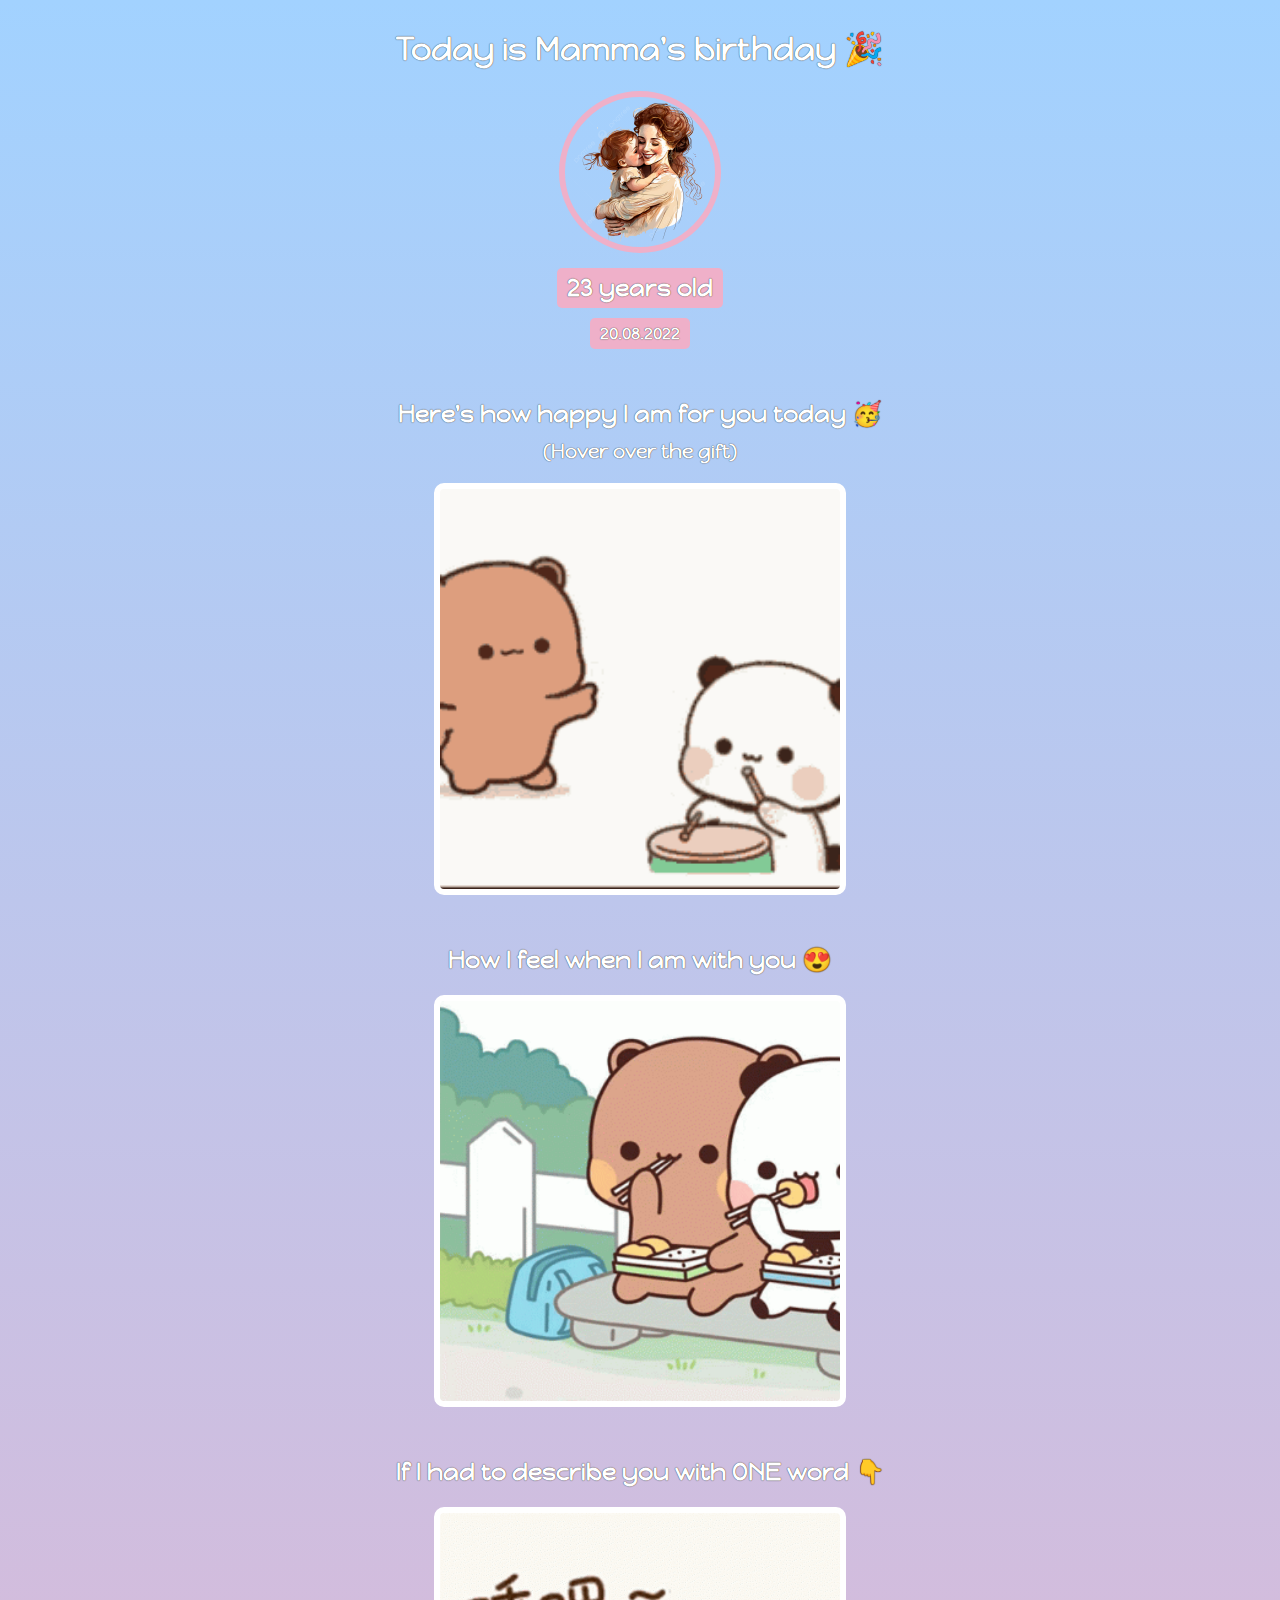
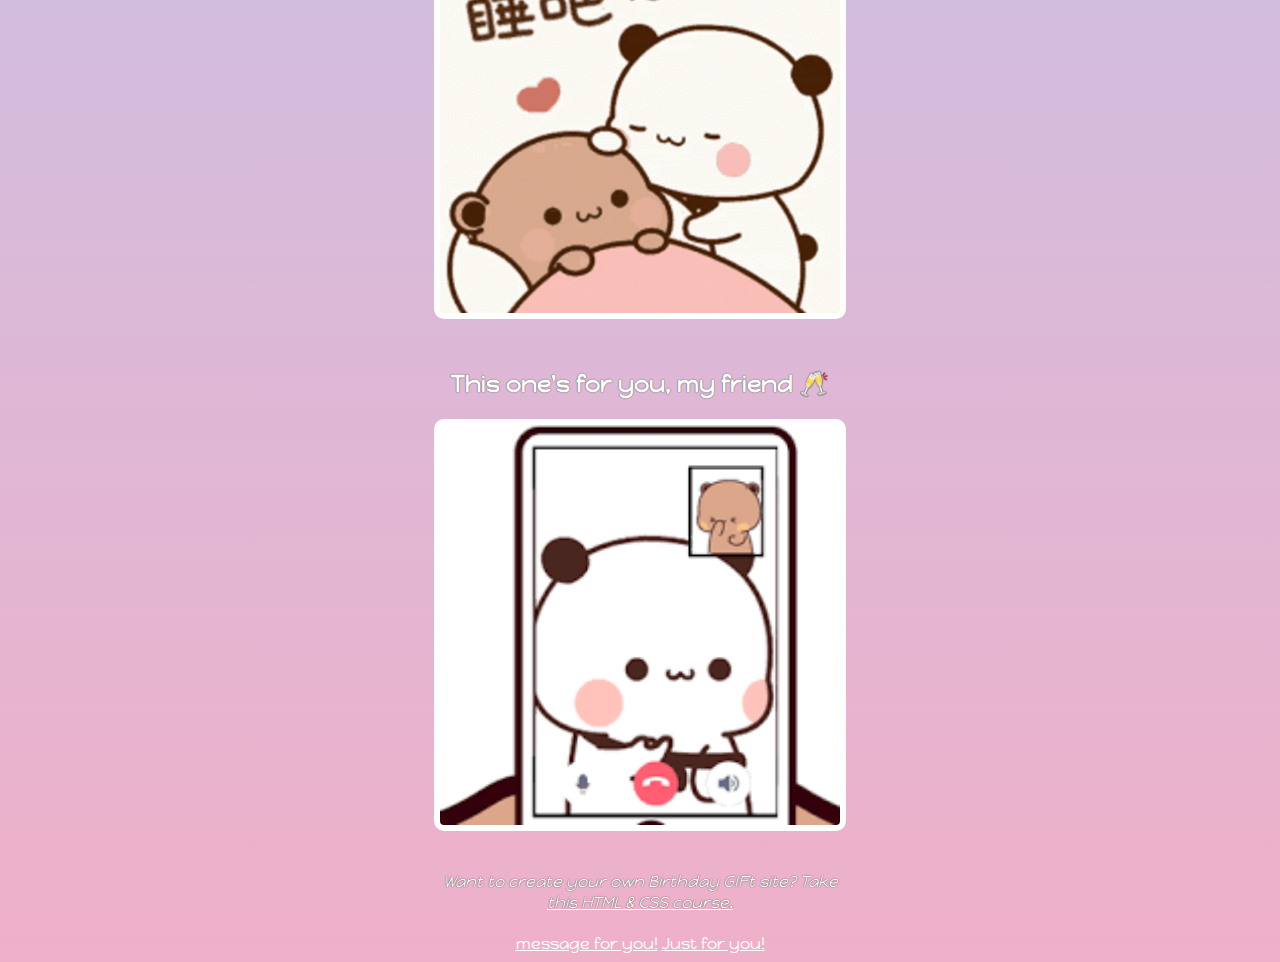
<file: index.html>
<html>
    <head>
        <link rel="preconnect" href="https://fonts.googleapis.com">
        <link rel="preconnect" href="https://fonts.gstatic.com" crossorigin>
        <link href="https://fonts.googleapis.com/css2?family=Happy+Monkey&display=swap" rel="stylesheet">
        <link rel="stylesheet" href="styles.css">
    </head>
    <body>
        <div id="header">
            <h1>Today is Mamma's birthday 🎉</h1>
            <img id="bff-img" src="images/mamma.png">
            <h2 id="bday-age">23 years old</h2>
            <h4 id="bday-date">20.08.2022</h4>
        </div>
        
        <div class="gift-section">
            <h2 class="gift-title">Here's how happy I am for you today 🥳</h2>
            <h3 class="gift-hint">(Hover over the gift)</h3>
            <div  id="gift-img-happy"></div>
        </div>
        
        <div class="gift-section">
            <h2 class="gift-title">How I feel when I am with you 😍</h2>
            <div  id="gift-img-hot"></div>
        </div>
        
        <div class="gift-section">
            <h2 class="gift-title">If I had to describe you with ONE word 👇</h2>
            <div id="gift-img-genius"></div>
        </div>
        
         <div class="gift-section">
            <h2 class="gift-title">This one's for you, my friend 🥂</h2>
            <div id="gift-img-cheers"></div>
        </div>
        
        <p id="footer">Want to create your own Birthday GIFt site? Take <a href="https://scrimba.com/learn/htmlandcss" target="_blank">this HTML & CSS course.</a></p>
        <a href="message.html" target="_blank">message for you!</a>
        <a href="principles.html" target="_blank">Just for you!</a>
        
    </body>
</html>
</file>
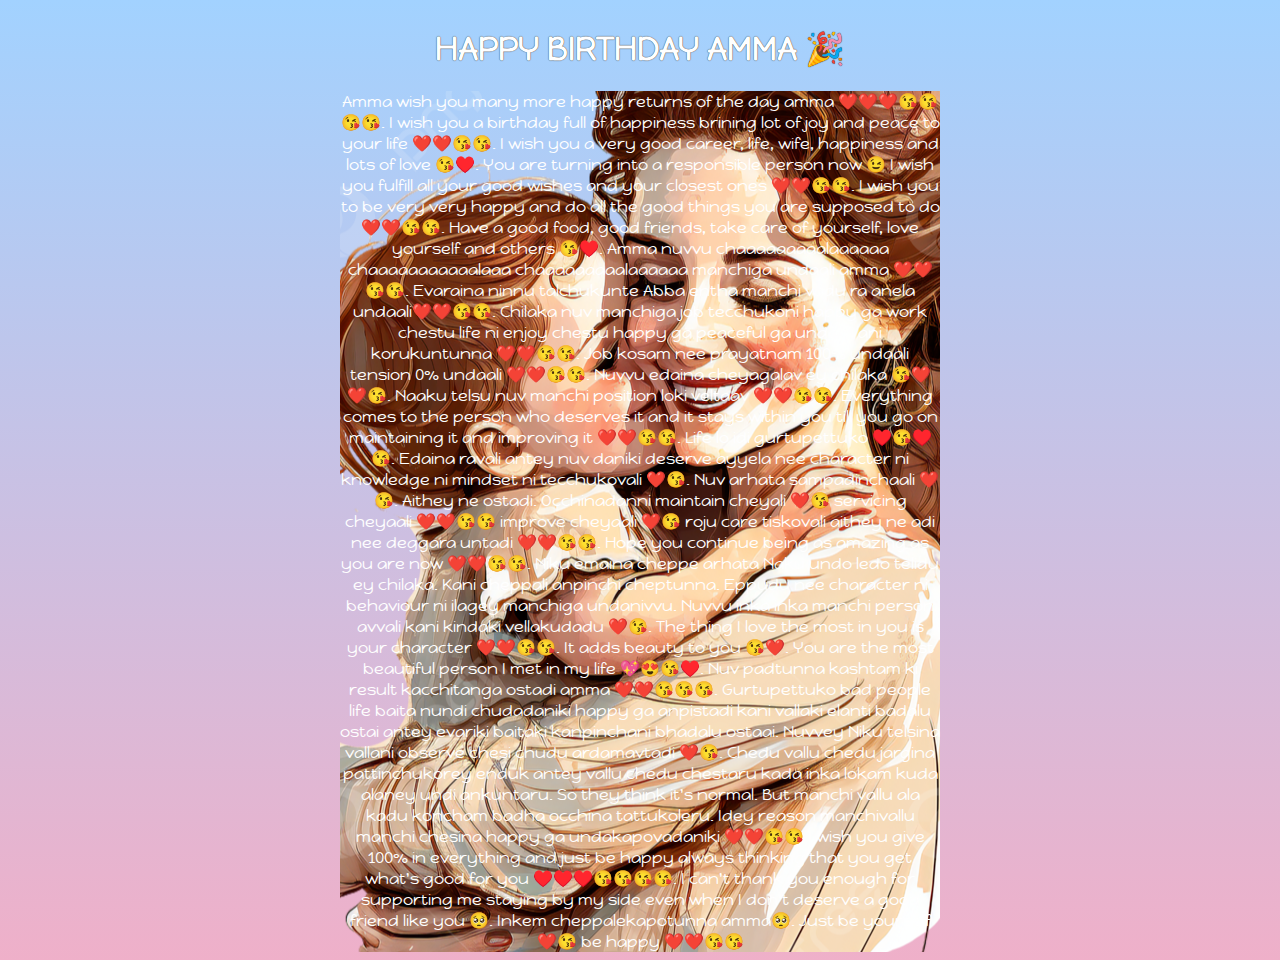
<file: message.html>
<html>
    <head>
        <link rel="preconnect" href="https://fonts.googleapis.com">
        <link rel="preconnect" href="https://fonts.gstatic.com" crossorigin>
        <link href="https://fonts.googleapis.com/css2?family=Happy+Monkey&display=swap" rel="stylesheet">
        <link rel="stylesheet" href="styles.css">
    </head>
    <body id="body1">
        <div id="header">
            <h1>HAPPY BIRTHDAY AMMA 🎉</h1>
             <div id="header1">
                Amma wish you many more happy returns of the day amma ❤️❤️❤️😘😘😘😘. I wish you a birthday full of happiness brining lot of joy and peace to your life ❤️❤️😘😘. I wish you a very good career, life, wife, happiness and lots of love 😘♥️. You are turning into a responsible person now 😉 I wish you fulfill all your good wishes and your closest ones ❤️❤️😘😘. I wish you to be very very happy and do all the good things you are supposed to do❤️❤️😘😘. Have a good food, good friends, take care of yourself, love yourself and others 😘♥️. Amma nuvvu chaaaaaaaaalaaaaaa chaaaaaaaaaaalaaa chaaaaaaaaalaaaaaa manchiga undaali amma ❤️❤️😘😘. Evaraina ninnu talchukunte Abba entha manchi vadu ra anela undaali❤️❤️😘😘. Chilaka nuv manchiga job tecchukoni happy ga work chestu life ni enjoy chestu happy ga peaceful ga undaali ani korukuntunna ❤️❤️😘😘. Job kosam nee prayatnam 100% undaali tension 0% undaali ❤️❤️😘😘. Nuvvu edaina cheyagalav ey chilaka 😘❤️❤️😘. Naaku telsu nuv manchi position loki veltaav ❤️❤️😘😘. Everything comes to the person who deserves it and it stays within you till you go on maintaining it and improving it ❤️❤️😘😘. Life lo idi gurtupettuko ♥️😘♥️😘. Edaina ravali antey nuv daniki  deserve ayyela nee character ni knowledge ni mindset ni tecchukovali ❤️😘. Nuv arhata sampadinchaali ❤️😘. Aithey ne ostadi. Occhinadanni maintain cheyali ❤️😘 servicing cheyaali ❤️❤️😘😘 improve cheyaali ❤️😘 roju care tiskovali aithey ne adi nee deggara untadi ❤️❤️😘😘. Hope you continue being as amazing as you are now ❤️❤️😘😘.  Niku emaina cheppe arhata Naku undo ledo telidu ey chilaka. Kani cheppali anpinchi cheptunna.   Eppudu nee character ni behaviour ni ilagey manchiga undanivvu. Nuvvu inka inka manchi person avvali kani kindaki vellakudadu ❤️😘. The thing I love the most in you is your character ❤️❤️😘😘. It adds beauty to you 😘❤️. You are the most beautiful person I met in my life 💖😍😘♥️. Nuv padtunna kashtam ki result kacchitanga ostadi amma ❤️❤️😘😘😘. Gurtupettuko bad people life baita nundi chudadaniki happy ga anpistadi kani vallaki elanti badalu ostai antey evariki baitaki kanpinchani bhadalu ostaai. Nuvvey Niku telsina vallani observe chesi chudu ardamavtadi ❤️😘. Chedu vallu chedu jargina pattinchukorey enduk antey vallu chedu chestaru kada inka lokam kuda alaney undi ankuntaru. So they think it's normal. But manchi vallu ala kadu koncham badha occhina tattukoleru. Idey reason manchivallu manchi chesina happy ga undakapovadaniki ❤️❤️😘😘 I wish you give 100% in everything and just be happy always thinking that you get what's good for you ♥️♥️♥️😘😘😘😘. I can't thank you enough for supporting me staying by my side even when I don't deserve a good friend like you 🥺. Inkem cheppalekapotunna amma🥺. Just be yourself ❤️😘 be happy ❤️❤️😘😘
             </div>
        </div>
    </body>
</html>
</file>
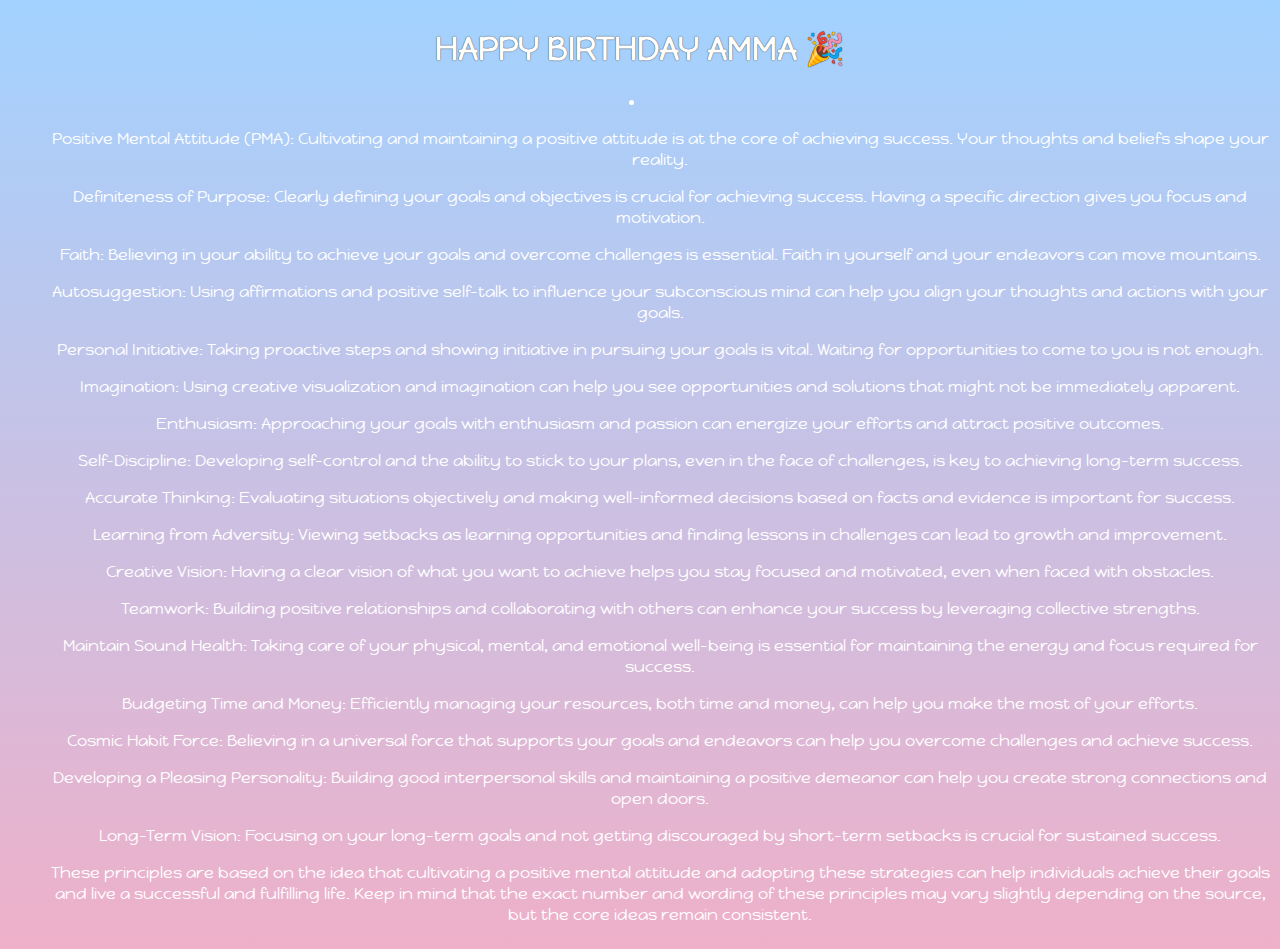
<file: principles.html>
<html>
    <head>
        <link rel="preconnect" href="https://fonts.googleapis.com">
        <link rel="preconnect" href="https://fonts.gstatic.com" crossorigin>
        <link href="https://fonts.googleapis.com/css2?family=Happy+Monkey&display=swap" rel="stylesheet">
        <link rel="stylesheet" href="styles.css">
    </head>
    <body id="body">
        <div id="header">
            <h1>HAPPY BIRTHDAY AMMA 🎉</h1>
             <div>
             <li>
            <ol>Positive Mental Attitude (PMA): Cultivating and maintaining a positive attitude is at the core of achieving success. Your thoughts and beliefs shape your reality.</ol>

            <ol>Definiteness of Purpose: Clearly defining your goals and objectives is crucial for achieving success. Having a specific direction gives you focus and motivation.</ol>
             
            <ol>Faith: Believing in your ability to achieve your goals and overcome challenges is essential. Faith in yourself and your endeavors can move mountains.</ol>
             
            <ol>Autosuggestion: Using affirmations and positive self-talk to influence your subconscious mind can help you align your thoughts and actions with your goals.</ol>
             
            <ol>Personal Initiative: Taking proactive steps and showing initiative in pursuing your goals is vital. Waiting for opportunities to come to you is not enough.</ol>
             
            <ol>Imagination: Using creative visualization and imagination can help you see opportunities and solutions that might not be immediately apparent.</ol>
             
            <ol>Enthusiasm: Approaching your goals with enthusiasm and passion can energize your efforts and attract positive outcomes.</ol>
             
            <ol>Self-Discipline: Developing self-control and the ability to stick to your plans, even in the face of challenges, is key to achieving long-term success.</ol>
             
            <ol>Accurate Thinking: Evaluating situations objectively and making well-informed decisions based on facts and evidence is important for success.</ol>
             
            <ol>Learning from Adversity: Viewing setbacks as learning opportunities and finding lessons in challenges can lead to growth and improvement.</ol>
             
            <ol>Creative Vision: Having a clear vision of what you want to achieve helps you stay focused and motivated, even when faced with obstacles.</ol>
             
            <ol>Teamwork: Building positive relationships and collaborating with others can enhance your success by leveraging collective strengths.</ol>
             
            <ol>Maintain Sound Health: Taking care of your physical, mental, and emotional well-being is essential for maintaining the energy and focus required for success.</ol>
             
            <ol>Budgeting Time and Money: Efficiently managing your resources, both time and money, can help you make the most of your efforts.</ol>
             
            <ol>Cosmic Habit Force: Believing in a universal force that supports your goals and endeavors can help you overcome challenges and achieve success.</ol>
             
             <ol>Developing a Pleasing Personality: Building good interpersonal skills and maintaining a positive demeanor can help you create strong connections and open doors.</ol>
             
             <ol> Long-Term Vision: Focusing on your long-term goals and not getting discouraged by short-term setbacks is crucial for sustained success.</ol>
             
            <ol> These principles are based on the idea that cultivating a positive mental attitude and adopting these strategies can help individuals achieve their goals and live a successful and fulfilling life. Keep in mind that the exact number and wording of these principles may vary slightly depending on the source, but the core ideas remain consistent.</ol>
             
             </li>
             
             
             
             
             
             
             </div>
        </div>
    </body>
</html>
</file>
<file: styles.css>
body {
    text-align: center;
    font-family: 'Happy Monkey', cursive;
    background: linear-gradient(#a2d2ff, #EFB0C9);
    color: #ffffff;
}

h1, h2, h3, h4, p {
    text-shadow: 0 0 1px black;
}

#bff-img {
    width: 150px;
    border-radius: 50%;
    border: 6px solid #EFB0C9;
    margin-bottom: 10px;
}

#bday-age {
    background: #EFB0C9;
    padding: 5px 10px;
    border-radius: 5px;
    margin: 5px 0 10px 0;
}

#bday-date {
    margin: 0;
    background: #EFB0C9;
    padding: 5px 10px;
    border-radius: 5px;
}


#header {
    display: flex;
    flex-direction: column;
    align-items: center;
}

#header1 {
    display: flex;
    flex-direction: column;
    align-items: center;
    background-image: url("images/mamma.png");
    max-width: 600px;
    background-position: center;
    font-weight: 100;
}

.gift-section {
    margin-top: 50px;
}

.gift-title {
    margin-bottom: 10px;
}

.gift-hint {
    margin-top: 0;
}

#gift-img-cheers {
    height: 200px;
}

.gift-img {
    margin: 20px auto;
    max-width: 400px;
    height: 400px;
    border: 6px solid white;
    border-radius: 10px;
    background-image: url("images/gift-cover.jpg");
    background-size: cover;
}


#gift-img-happy{
    margin: 20px auto;
    max-width: 400px;
    height: 400px;
    border: 6px solid white;
    border-radius: 10px;
    background-image: url("images/gift1.gif");
    background-size: cover;
}

#gift-img-happy:hover {
    background-image: url("images/happy.gif");
}

#gift-img-hot {
    margin: 20px auto;
    max-width: 400px;
    height: 400px;
    border: 6px solid white;
    border-radius: 10px;
    background-image: url("images/gift2.gif");
    background-size: cover;
}

#gift-img-hot:hover {
    background-image: url("images/Ifeel.jpg");
}
#gift-img-genius {
    margin: 20px auto;
    max-width: 400px;
    height: 400px;
    border: 6px solid white;
    border-radius: 10px;
    background-image: url("images/gift3.gif");
    background-size: cover;
}

#gift-img-genius:hover {
    background-image: url("images/youare.jpg");
}

#gift-img-cheers {
    margin: 20px auto;
    max-width: 400px;
    height: 400px;
    border: 6px solid white;
    border-radius: 10px;
    background-image: url("images/gift4.png");
    background-size: cover;
}
#gift-img-cheers:hover {
    background-image: url("images/birthday.jpg");
    background-position: right;
}

#footer {
    font-style: italic;
    width: 400px;
    margin: 40px auto 20px;
}

a {
    color: white;
}

/* 
Add the footer paragraph according to the design. 
Configure the anchor tag to open the link in a new tab.
Forgotten how to do it? Google it! 

Link: 
https://scrimba.com/learn/htmlandcss

Text:
Want to create your own Birthday GIFt site? Take this HTML & CSS course.
*/
</file>
